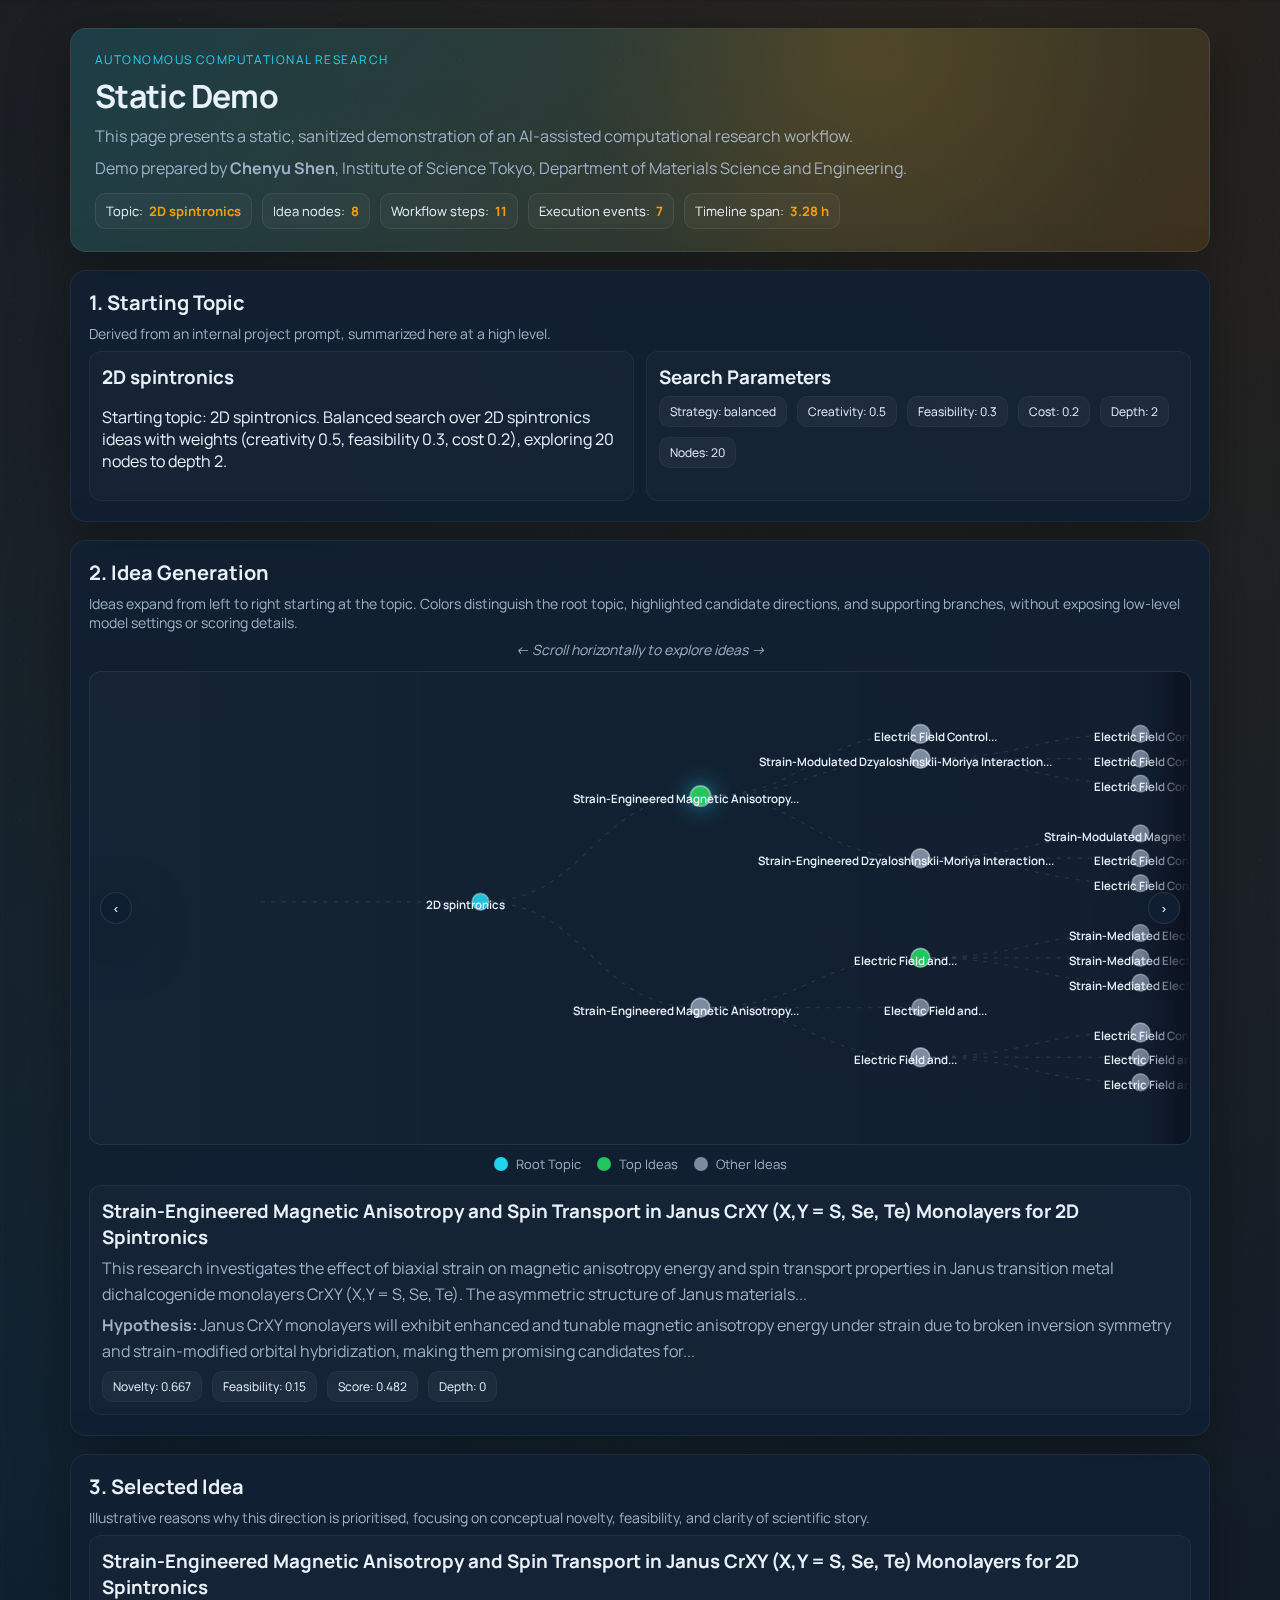
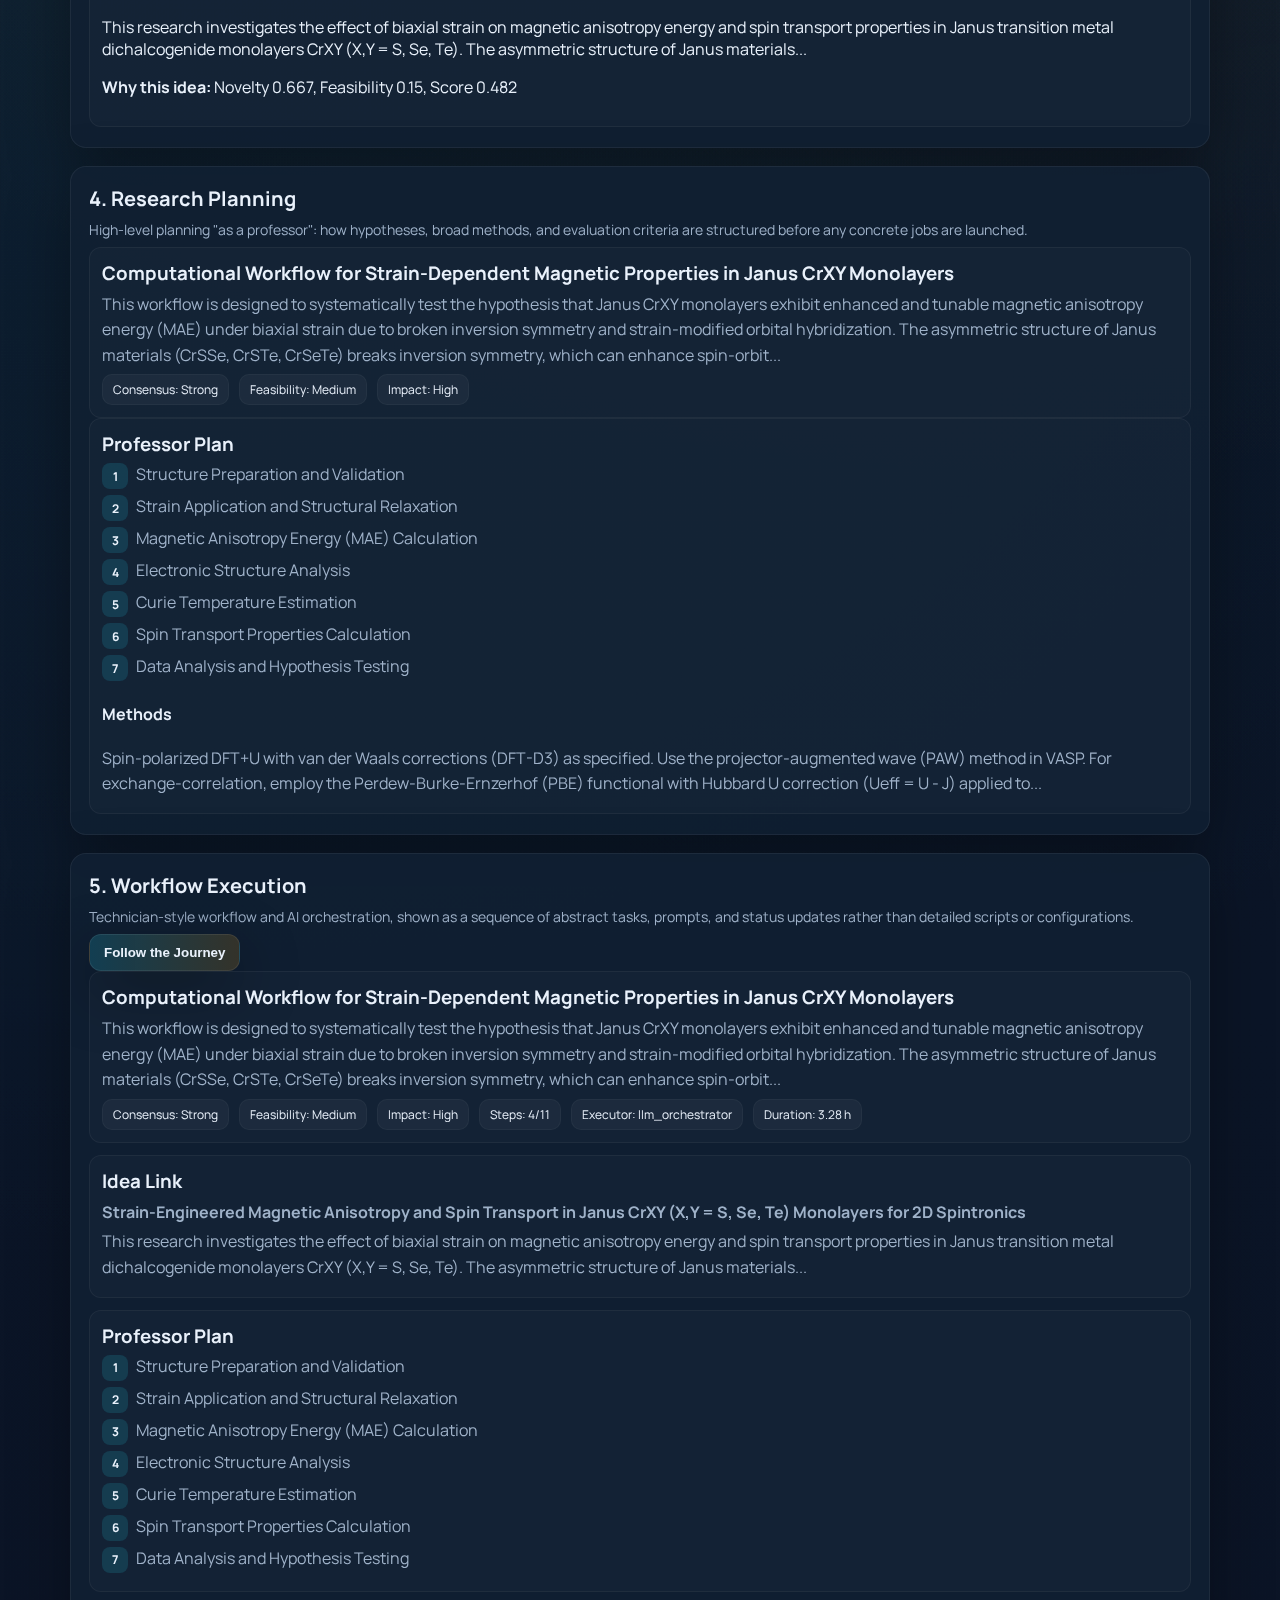
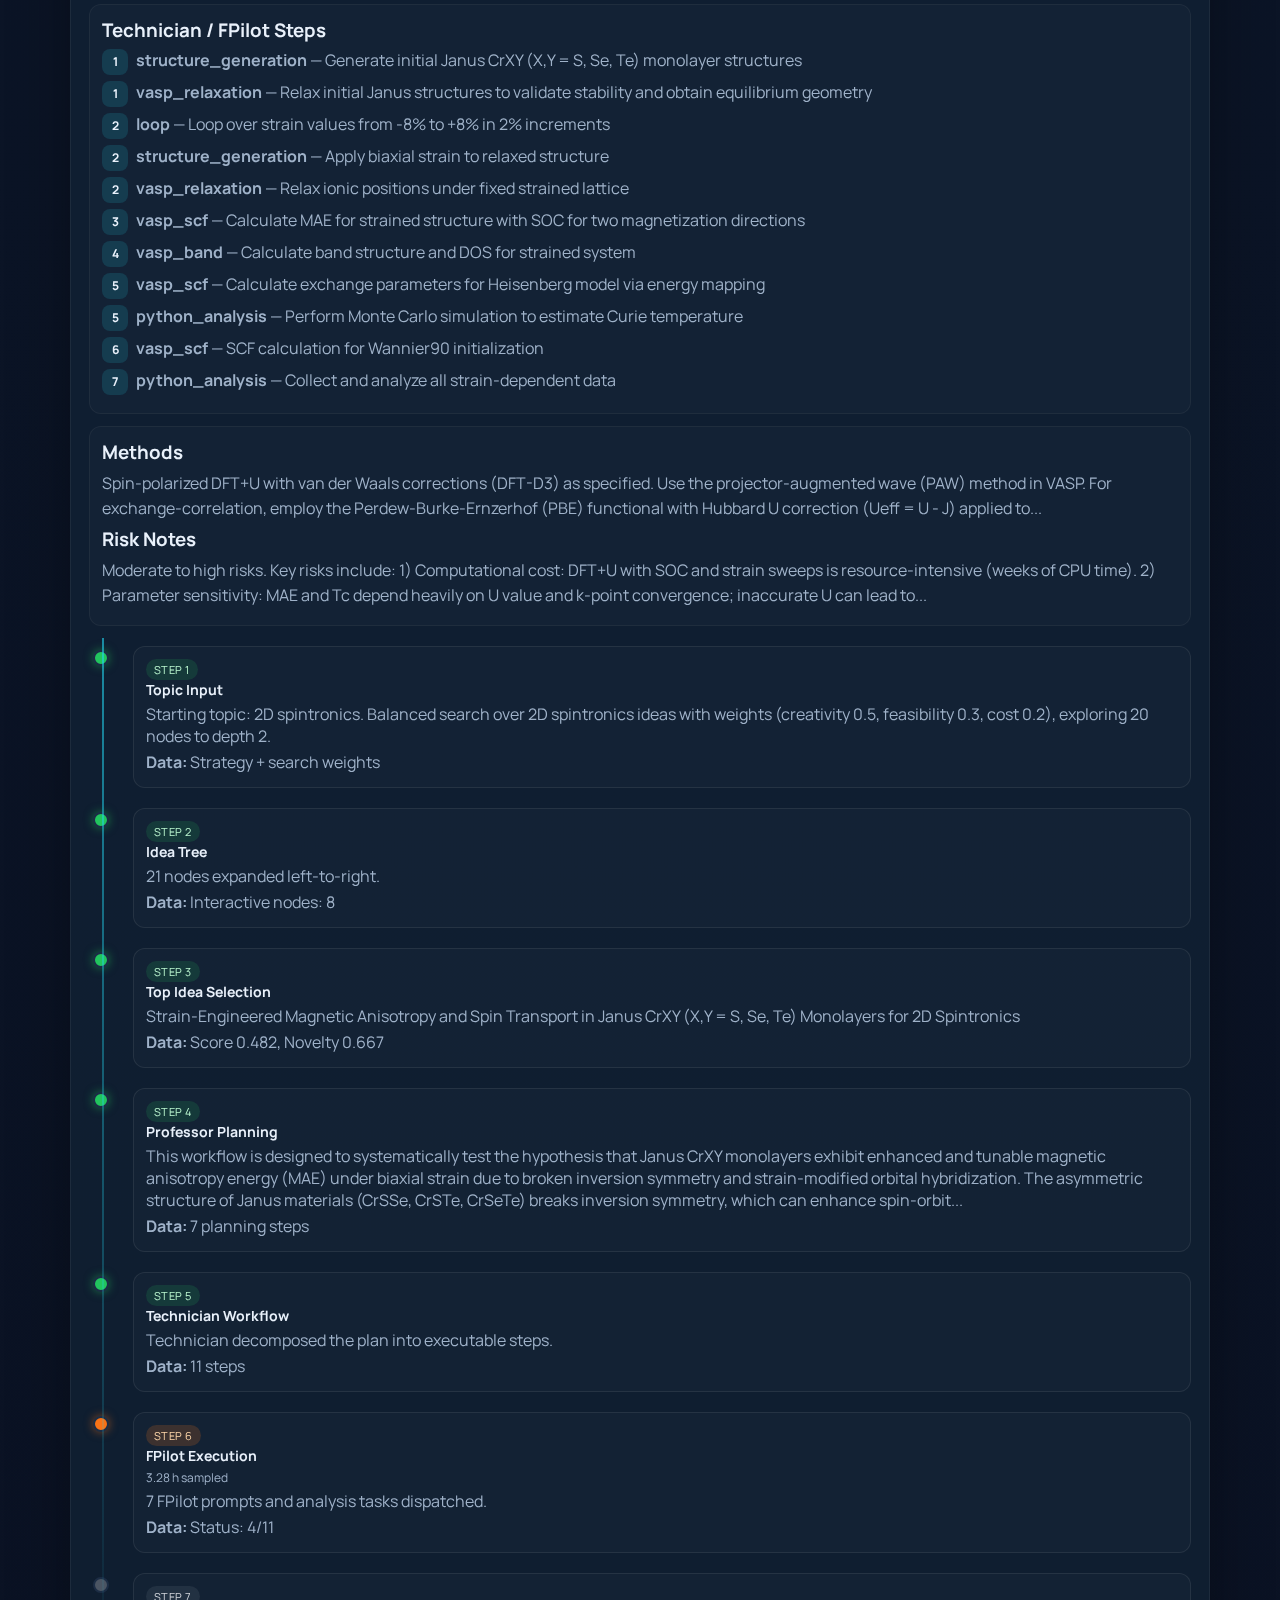
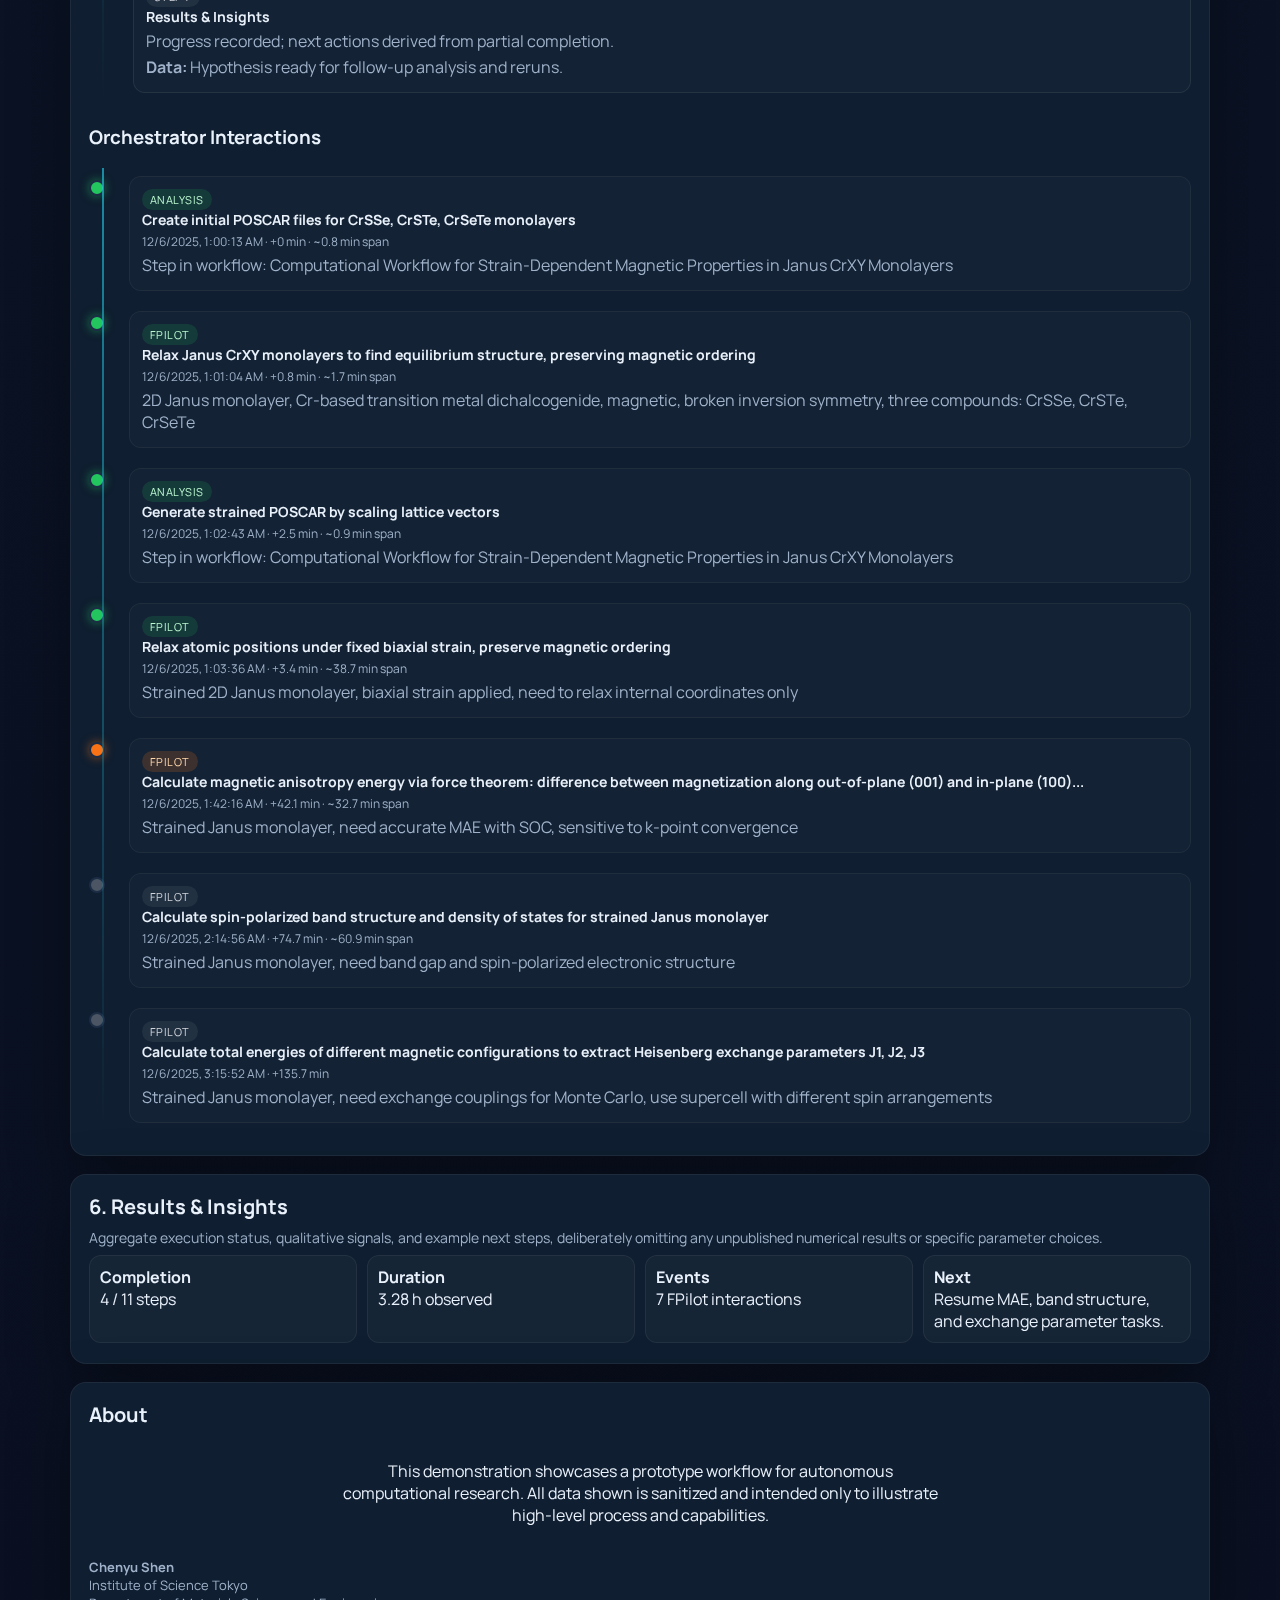
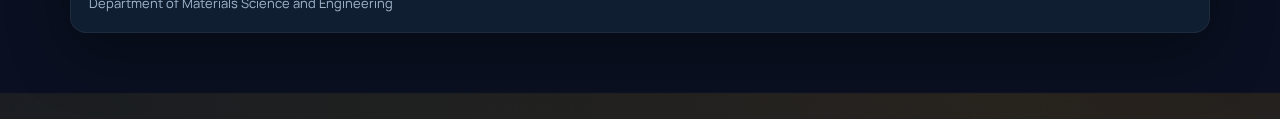
<file: docs/index.html>
<!DOCTYPE html>
<html lang="en">
  <head>
    <meta charset="UTF-8" />
    <meta name="viewport" content="width=device-width, initial-scale=1.0" />
    <title>Autonomous Computational Research Workflow Demo</title>
    <link rel="stylesheet" href="assets/css/style.css" />
  </head>
  <body class="noise-overlay">
    <div class="page">
      <header class="hero">
        <div class="eyebrow">Autonomous computational research</div>
        <h1>Static Demo</h1>
        <p>
          This page presents a static, sanitized demonstration of an AI-assisted
          computational research workflow.
        </p>
        <p class="subhead">
          Demo prepared by <strong>Chenyu Shen</strong>, Institute of Science
          Tokyo, Department of Materials Science and Engineering.
        </p>
        <div class="badges">
          <div class="badge">
            Topic:
            <strong id="badge-topic">Example condensed-matter project</strong>
          </div>
          <div class="badge">
            Idea nodes: <strong id="badge-interactive">--</strong>
          </div>
          <div class="badge">
            Workflow steps: <strong id="badge-steps">--</strong>
          </div>
          <div class="badge">
            Execution events: <strong id="badge-events">--</strong>
          </div>
          <div class="badge">
            Timeline span: <strong id="badge-duration">--</strong>
          </div>
        </div>
      </header>

      <section class="section" id="section-topic">
        <h2>1. Starting Topic</h2>
        <p class="subhead">
          Derived from an internal project prompt, summarized here at a high
          level.
        </p>
        <div class="section-grid">
          <div class="card" id="topic-card"></div>
          <div class="card">
            <h3>Search Parameters</h3>
            <div class="metric-row" id="topic-stats"></div>
          </div>
        </div>
      </section>

      <section class="section" id="section-tree">
        <h2>2. Idea Generation</h2>
        <p class="subhead">
          Ideas expand from left to right starting at the topic. Colors
          distinguish the root topic, highlighted candidate directions, and
          supporting branches, without exposing low-level model settings or
          scoring details.
        </p>
        <div class="scroll-hint">← Scroll horizontally to explore ideas →</div>
        <div class="tree-container" id="treeContainer">
          <button class="tree-nav tree-nav-left" aria-label="Scroll left">
            ‹
          </button>
          <div class="tree-scroll-wrapper" id="treeScroll">
            <div id="idea-tree"></div>
          </div>
          <button class="tree-nav tree-nav-right" aria-label="Scroll right">
            ›
          </button>
          <div class="tree-fade tree-fade-left"></div>
          <div class="tree-fade tree-fade-right"></div>
        </div>
        <div class="tree-legend">
          <span class="legend-item"
            ><span class="legend-color root"></span> Root Topic</span
          >
          <span class="legend-item"
            ><span class="legend-color top-idea"></span> Top Ideas</span
          >
          <span class="legend-item"
            ><span class="legend-color other"></span> Other Ideas</span
          >
        </div>
        <div class="idea-detail" id="idea-detail"></div>
      </section>

      <section class="section" id="section-idea">
        <h2>3. Selected Idea</h2>
        <p class="subhead">
          Illustrative reasons why this direction is prioritised, focusing on
          conceptual novelty, feasibility, and clarity of scientific story.
        </p>
        <div id="selected-idea"></div>
      </section>

      <section class="section" id="section-planning">
        <h2>4. Research Planning</h2>
        <p class="subhead">
          High-level planning "as a professor": how hypotheses, broad methods,
          and evaluation criteria are structured before any concrete jobs are
          launched.
        </p>
        <div id="planning-content"></div>
      </section>

      <section class="section" id="section-workflow">
        <h2>5. Workflow Execution</h2>
        <p class="subhead">
          Technician-style workflow and AI orchestration, shown as a sequence of
          abstract tasks, prompts, and status updates rather than detailed
          scripts or configurations.
        </p>
        <button class="journey-btn" id="journey-btn">Follow the Journey</button>
        <div class="workflow-summary" id="workflow-meta"></div>
        <div class="timeline journey-list" id="journey-timeline"></div>
        <h3>Orchestrator Interactions</h3>
        <div class="timeline" id="fpilot-timeline"></div>
      </section>

      <section class="section" id="section-results">
        <h2>6. Results & Insights</h2>
        <p class="subhead">
          Aggregate execution status, qualitative signals, and example next
          steps, deliberately omitting any unpublished numerical results or
          specific parameter choices.
        </p>
        <div class="results-grid" id="results-grid"></div>
      </section>

      <section class="section">
        <h2>About</h2>
        <p style="text-align: center; margin: 2em auto; max-width: 600px;">
          This demonstration showcases a prototype workflow for autonomous
          computational research. All data shown is sanitized and intended
          only to illustrate high-level process and capabilities.
        </p>
        <div class="footer">
          <strong>Chenyu Shen</strong><br />
          Institute of Science Tokyo<br />
          Department of Materials Science and Engineering
        </div>
      </section>
    </div>

    <script src="demo_data/sanitized_data.js"></script>
    <script src="assets/js/d3.v7.min.js"></script>
    <script type="module" src="assets/js/main.js"></script>
  </body>
</html>
</file>
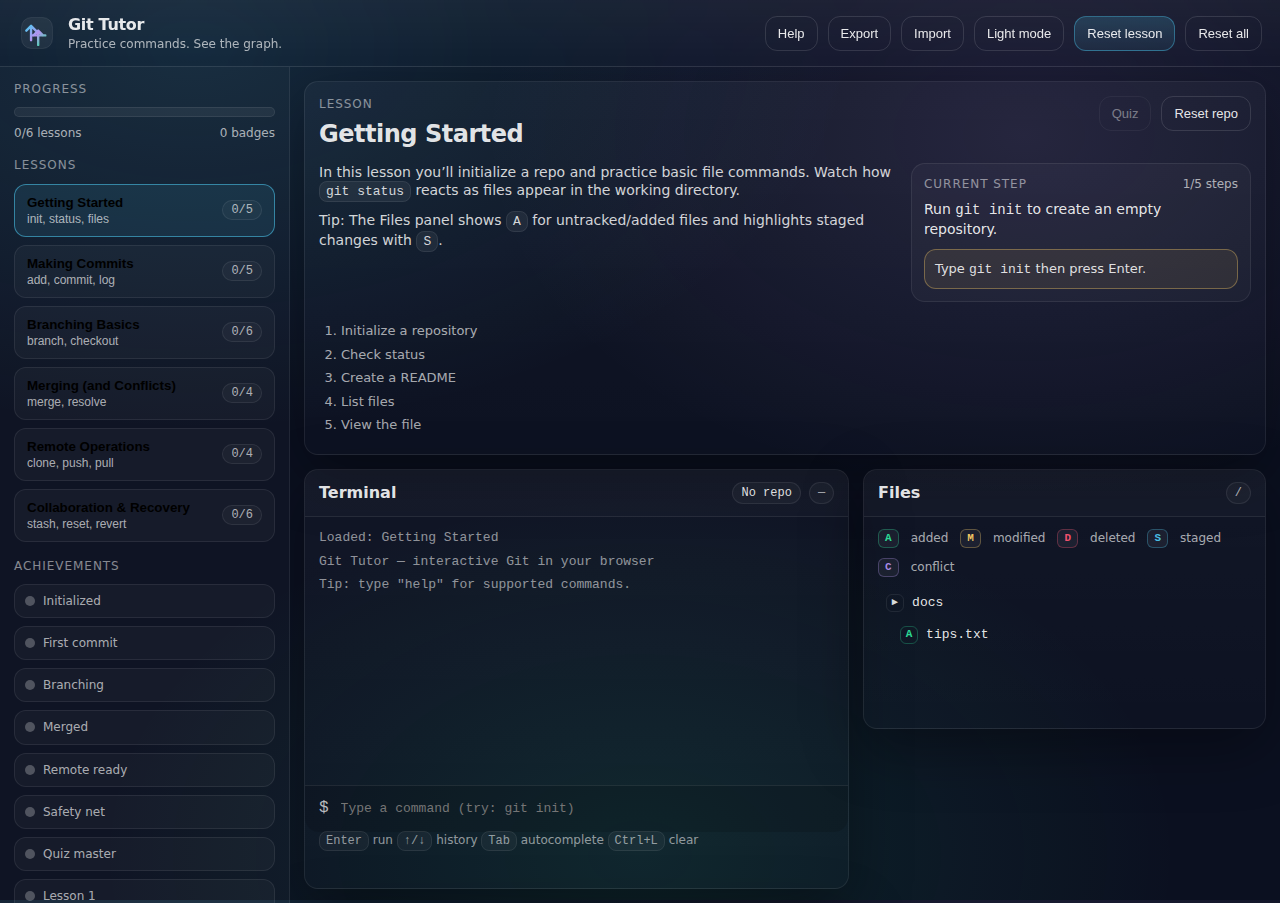
<file: git_tutor/index.html>
<!doctype html>
<html lang="en">
  <head>
    <meta charset="utf-8" />
    <meta name="viewport" content="width=device-width, initial-scale=1" />
    <title>Git Tutor — Interactive Git Tutorial</title>
    <meta
      name="description"
      content="Learn Git basics with an interactive terminal, a visual commit graph, and step-by-step lessons."
    />
    <meta name="color-scheme" content="dark light" />
    <script>
      (() => {
        try {
          const saved = localStorage.getItem("git_tutor_theme");
          if (saved === "dark" || saved === "light") {
            document.documentElement.dataset.theme = saved;
          }
        } catch {}
      })();
    </script>
    <link rel="icon" href="assets/favicon.svg" type="image/svg+xml" />
    <link rel="stylesheet" href="style.css" />
  </head>
  <body>
    <a class="skip-link" href="#main">Skip to content</a>

    <header class="topbar" role="banner">
      <a class="brand" href="/">
        <img class="brand__logo" src="assets/logo.svg" alt="" aria-hidden="true" />
        <div class="brand__text">
          <div class="brand__title">Git Tutor</div>
          <div class="brand__subtitle">Practice commands. See the graph.</div>
        </div>
      </a>

      <div class="topbar__actions">
        <button class="btn btn--ghost" id="btnHelp" type="button" aria-expanded="false">
          Help
        </button>
        <button class="btn btn--ghost" id="btnExport" type="button">Export</button>
        <button class="btn btn--ghost" id="btnImport" type="button">Import</button>
        <button class="btn btn--ghost" id="btnTheme" type="button">Light mode</button>
        <button class="btn btn--primary" id="btnResetLesson" type="button">Reset lesson</button>
        <button class="btn btn--ghost" id="btnResetAll" type="button">Reset all</button>
      </div>
    </header>

    <div class="app">
      <aside class="sidebar" aria-label="Lessons">
        <div class="sidebar__section">
          <div class="sidebar__heading">Progress</div>
          <div class="progress">
            <div class="progress__bar" aria-hidden="true">
              <div class="progress__barFill" id="progressBarFill"></div>
            </div>
            <div class="progress__meta">
              <div id="progressText">0/6 lessons</div>
              <div id="badgeCount">0 badges</div>
            </div>
          </div>
        </div>

        <div class="sidebar__section">
          <div class="sidebar__heading">Lessons</div>
          <nav class="lessonList" id="lessonList"></nav>
        </div>

        <div class="sidebar__section">
          <div class="sidebar__heading">Achievements</div>
          <div class="badges" id="badges"></div>
        </div>
      </aside>

      <main class="main" id="main" tabindex="-1">
        <section class="panel panel--instructions" aria-label="Lesson instructions">
          <div class="instructions__top">
            <div>
              <div class="kicker" id="lessonKicker">Lesson</div>
              <h1 class="h1" id="lessonTitle">Loading…</h1>
            </div>

            <div class="instructions__actions">
              <button class="btn btn--ghost" id="btnQuiz" type="button" disabled>
                Quiz
              </button>
              <button class="btn btn--ghost" id="btnResetRepo" type="button">Reset repo</button>
            </div>
          </div>

          <div class="instructions__body">
            <div class="instructions__intro" id="lessonIntro"></div>
            <div class="instructions__step">
              <div class="instructions__stepHeader">
                <div class="kicker">Current step</div>
                <div class="instructions__stepMeta" id="stepMeta">—</div>
              </div>
              <div class="instructions__stepText" id="stepText">—</div>
              <div class="instructions__hint" id="stepHint" hidden></div>
            </div>
            <ol class="stepList" id="stepList"></ol>
          </div>
        </section>

        <section class="workspace" aria-label="Practice area">
          <section class="panel panel--terminal" aria-label="Terminal simulator">
            <div class="panel__header">
              <div class="panel__title">Terminal</div>
              <div class="panel__meta">
                <span class="pill" id="pillRepoState">No repo</span>
                <span class="pill pill--muted" id="pillBranch">—</span>
              </div>
            </div>
            <div class="terminal">
              <div class="terminal__output" id="terminalOutput" role="log" aria-live="polite"></div>
              <div class="terminal__suggestion" id="terminalSuggestion" aria-hidden="true"></div>
              <div class="terminal__inputRow">
                <span class="terminal__prompt" id="terminalPrompt" aria-hidden="true">$</span>
                <input
                  id="terminalInput"
                  class="terminal__input"
                  type="text"
                  autocomplete="off"
                  autocapitalize="off"
                  spellcheck="false"
                  placeholder="Type a command (try: git init)"
                  aria-label="Terminal input"
                />
              </div>
              <div class="terminal__footer">
                <span class="kbd">Enter</span> run
                <span class="kbd">↑/↓</span> history
                <span class="kbd">Tab</span> autocomplete
                <span class="kbd">Ctrl+L</span> clear
              </div>
            </div>
          </section>

          <section class="panel panel--files" aria-label="File system">
            <div class="panel__header">
              <div class="panel__title">Files</div>
              <div class="panel__meta">
                <span class="pill pill--muted" id="pillCwd">/</span>
              </div>
            </div>
            <div class="files">
              <div class="files__legend">
                <span class="tag tag--green">A</span> added
                <span class="tag tag--yellow">M</span> modified
                <span class="tag tag--red">D</span> deleted
                <span class="tag tag--blue">S</span> staged
                <span class="tag tag--violet">C</span> conflict
              </div>
              <div class="fileTree" id="fileTree"></div>
            </div>
          </section>

          <section class="panel panel--graph" aria-label="Git graph">
            <div class="panel__header">
              <div class="panel__title">Git graph</div>
              <div class="panel__meta" id="graphMeta">—</div>
            </div>
            <div class="graph">
              <svg
                id="gitGraph"
                class="graph__svg"
                viewBox="0 0 600 400"
                preserveAspectRatio="xMidYMid meet"
                role="img"
                aria-label="Commit graph"
              ></svg>
              <div class="graph__legend" id="branchLegend"></div>
            </div>
          </section>

          <section class="panel panel--help" id="helpPanel" aria-label="Help" hidden>
            <div class="panel__header">
              <div class="panel__title">Cheat sheet</div>
              <div class="panel__meta">Supported commands</div>
            </div>
            <div class="help" id="helpContent"></div>
          </section>
        </section>
      </main>
    </div>

    <!-- Export / Import modal -->
    <div class="modal" id="stateModal" role="dialog" aria-modal="true" aria-labelledby="stateModalTitle" hidden>
      <div class="modal__card">
        <div class="modal__header">
          <div class="modal__title" id="stateModalTitle">Export / Import</div>
          <button class="btn btn--ghost" id="btnCloseStateModal" type="button" aria-label="Close">
            ✕
          </button>
        </div>
        <div class="modal__body">
          <p class="muted">
            Export saves your simulated repo + lesson progress. Import restores it. (This stays in your browser; no
            network calls.)
          </p>
          <textarea id="stateTextarea" class="textarea" rows="10" spellcheck="false"></textarea>
          <div class="modal__actions">
            <button class="btn btn--ghost" id="btnCopyState" type="button">Copy</button>
            <button class="btn btn--ghost" id="btnPasteState" type="button">Paste</button>
            <div class="spacer"></div>
            <button class="btn btn--primary" id="btnApplyImport" type="button">Import</button>
          </div>
          <div class="notice" id="stateModalNotice" hidden></div>
        </div>
      </div>
    </div>

    <!-- File editor modal -->
    <div class="modal" id="editorModal" role="dialog" aria-modal="true" aria-labelledby="editorTitle" hidden>
      <div class="modal__card modal__card--wide">
        <div class="modal__header">
          <div class="modal__title" id="editorTitle">Edit file</div>
          <button class="btn btn--ghost" id="btnCloseEditor" type="button" aria-label="Close">
            ✕
          </button>
        </div>
        <div class="modal__body">
          <div class="editorMeta">
            <div class="pill pill--muted" id="editorPath">—</div>
            <div class="editorMeta__right">
              <button class="btn btn--ghost" id="btnRevertFile" type="button">Revert</button>
              <button class="btn btn--primary" id="btnSaveFile" type="button">Save</button>
            </div>
          </div>
          <textarea id="editorTextarea" class="textarea textarea--editor" rows="14" spellcheck="false"></textarea>
          <div class="notice" id="editorNotice" hidden></div>
        </div>
      </div>
    </div>

    <!-- Quiz modal -->
    <div class="modal" id="quizModal" role="dialog" aria-modal="true" aria-labelledby="quizTitle" hidden>
      <div class="modal__card">
        <div class="modal__header">
          <div class="modal__title" id="quizTitle">Quiz</div>
          <button class="btn btn--ghost" id="btnCloseQuiz" type="button" aria-label="Close">✕</button>
        </div>
        <div class="modal__body">
          <div id="quizBody"></div>
          <div class="modal__actions">
            <button class="btn btn--primary" id="btnSubmitQuiz" type="button">Submit</button>
          </div>
          <div class="notice" id="quizNotice" hidden></div>
        </div>
      </div>
    </div>

    <script src="script.js"></script>
  </body>
</html>
</file>
<file: docs/assets/css/style.css>
@font-face {
  font-family: "Manrope";
  src: url("../fonts/Manrope-Variable.ttf") format("truetype");
  font-weight: 300 800;
  font-style: normal;
  font-display: swap;
}

:root {
  --bg: #0c1220;
  --bg-glow: #10233d;
  --panel: rgba(16, 31, 50, 0.92);
  --panel-strong: rgba(15, 27, 44, 0.95);
  --text: #e9f1fb;
  --muted: #9fb2c9;
  --line: #1c2d45;
  --accent: #f59e0b;
  --accent-2: #22d3ee;
  --success: #22c55e;
  --warn: #f97316;
  --pending: #fbbf24;
  --shadow: 0 20px 60px rgba(0, 0, 0, 0.35);
}

* {
  box-sizing: border-box;
}

body {
  margin: 0;
  font-family: "Manrope", "Helvetica Neue", "Segoe UI", sans-serif;
  color: var(--text);
  background: radial-gradient(circle at 20% 20%, rgba(34, 211, 238, 0.08), transparent 30%),
    radial-gradient(circle at 80% 0%, rgba(245, 158, 11, 0.12), transparent 32%),
    linear-gradient(180deg, var(--bg) 0%, #0b1527 40%, #0a1021 100%);
  min-height: 100vh;
}

.page {
  max-width: 1180px;
  margin: 0 auto;
  padding: 28px 20px 60px;
  position: relative;
}

.noise-overlay::before {
  content: "";
  position: fixed;
  inset: 0;
  pointer-events: none;
  background-image: url("data:image/svg+xml,%3Csvg xmlns='http://www.w3.org/2000/svg' width='160' height='160' viewBox='0 0 160 160'%3E%3Cg fill='%23ffffff' fill-opacity='0.04'%3E%3Ccircle cx='20' cy='20' r='1'/%3E%3Ccircle cx='80' cy='40' r='1'/%3E%3Ccircle cx='140' cy='60' r='1'/%3E%3Ccircle cx='40' cy='100' r='1'/%3E%3Ccircle cx='120' cy='120' r='1'/%3E%3Ccircle cx='10' cy='140' r='1'/%3E%3Ccircle cx='90' cy='150' r='1'/%3E%3C/g%3E%3C/svg%3E");
  opacity: 0.6;
}

.hero {
  background: linear-gradient(135deg, rgba(34, 211, 238, 0.18), rgba(245, 158, 11, 0.12));
  border: 1px solid rgba(255, 255, 255, 0.08);
  border-radius: 16px;
  padding: 22px 24px;
  box-shadow: var(--shadow);
  position: relative;
  overflow: hidden;
}

.hero::after {
  content: "";
  position: absolute;
  inset: 0;
  background: radial-gradient(circle at 70% 10%, rgba(245, 158, 11, 0.18), transparent 35%);
  opacity: 0.8;
  pointer-events: none;
}

.hero h1 {
  margin: 6px 0;
  font-size: 32px;
  letter-spacing: -0.02em;
}

.hero p {
  margin: 6px 0 0;
  color: var(--muted);
  max-width: 820px;
  line-height: 1.6;
}

.hero .eyebrow {
  text-transform: uppercase;
  letter-spacing: 0.12em;
  font-size: 12px;
  color: var(--accent-2);
}

.badges {
  display: flex;
  gap: 10px;
  flex-wrap: wrap;
  margin-top: 12px;
}

.badge {
  padding: 8px 10px;
  border-radius: 10px;
  border: 1px solid rgba(255, 255, 255, 0.08);
  background: rgba(255, 255, 255, 0.03);
  color: var(--text);
  font-size: 13px;
  display: inline-flex;
  align-items: center;
  gap: 6px;
}

.badge strong {
  color: var(--accent);
  font-weight: 700;
}

.section {
  margin-top: 18px;
  background: var(--panel);
  border: 1px solid rgba(255, 255, 255, 0.06);
  border-radius: 16px;
  padding: 18px 18px 20px;
  box-shadow: var(--shadow);
  position: relative;
  overflow: hidden;
}

.section h2 {
  margin: 0 0 8px;
  font-size: 20px;
}

.section .subhead {
  margin: 0 0 8px;
  color: var(--muted);
  font-size: 14px;
}

.section.highlight {
  outline: 2px solid rgba(34, 211, 238, 0.5);
  box-shadow: 0 0 0 6px rgba(34, 211, 238, 0.08);
}

.tree-container {
  position: relative;
  width: 100%;
  overflow-x: auto;
  overflow-y: hidden;
  padding: 16px 0;
  border: 1px solid rgba(255, 255, 255, 0.08);
  border-radius: 12px;
  background: linear-gradient(90deg, rgba(255, 255, 255, 0.02), rgba(255, 255, 255, 0));
  margin: 12px 0 4px;
  scrollbar-color: #65748a rgba(255, 255, 255, 0.04);
  scrollbar-width: thin;
}

.tree-container::-webkit-scrollbar {
  height: 10px;
}

.tree-container::-webkit-scrollbar-track {
  background: rgba(255, 255, 255, 0.04);
  border-radius: 6px;
}

.tree-container::-webkit-scrollbar-thumb {
  background: #65748a;
  border-radius: 6px;
}

.tree-container::-webkit-scrollbar-thumb:hover {
  background: #7f90a8;
}

.tree-scroll-wrapper {
  min-width: 100%;
  height: 440px;
  position: relative;
}

.tree-scroll-wrapper svg {
  min-width: 1200px;
  height: 440px;
}

.scroll-hint {
  text-align: center;
  color: var(--muted);
  font-size: 14px;
  margin: 6px 0;
  font-style: italic;
}

.tree-fade {
  position: absolute;
  top: 0;
  bottom: 0;
  width: 48px;
  pointer-events: none;
  opacity: 0;
  transition: opacity 0.2s ease;
}

.tree-fade-left {
  left: 0;
  background: linear-gradient(90deg, rgba(12, 18, 32, 1), rgba(12, 18, 32, 0));
}

.tree-fade-right {
  right: 0;
  background: linear-gradient(270deg, rgba(12, 18, 32, 1), rgba(12, 18, 32, 0));
}

.tree-container.overflow-left .tree-fade-left,
.tree-container.overflow-right .tree-fade-right {
  opacity: 1;
}

.tree-nav {
  position: absolute;
  top: 50%;
  transform: translateY(-50%);
  background: rgba(16, 31, 50, 0.9);
  border: 1px solid rgba(255, 255, 255, 0.1);
  color: var(--text);
  border-radius: 50%;
  width: 32px;
  height: 32px;
  display: inline-flex;
  align-items: center;
  justify-content: center;
  cursor: pointer;
  z-index: 2;
  box-shadow: var(--shadow);
}

.tree-nav:hover {
  filter: brightness(1.1);
}

.tree-nav-left {
  left: 10px;
}

.tree-nav-right {
  right: 10px;
}

.tree-link {
  fill: none;
  stroke: rgba(255, 255, 255, 0.12);
  stroke-width: 1.3px;
}

.tree-node .tree-dot {
  stroke: rgba(255, 255, 255, 0.4);
  cursor: pointer;
  transition: transform 0.2s ease, filter 0.3s ease;
}

.tree-node.non-interactive .tree-dot {
  cursor: default;
  opacity: 0.9;
}

.tree-node.is-selected .tree-dot {
  filter: drop-shadow(0 0 10px rgba(34, 211, 238, 0.7));
  transform: scale(1.08);
}

.tree-label,
.node-text {
  fill: var(--text);
  font-size: 12px;
  cursor: default;
}

.node-text {
  font-size: 11px;
  font-weight: 600;
  text-anchor: middle;
  dominant-baseline: middle;
}

.tree-label.muted {
  fill: #7f90a8;
}

.tree-legend {
  display: flex;
  justify-content: center;
  gap: 16px;
  margin-top: 10px;
  flex-wrap: wrap;
  color: var(--muted);
  font-size: 13px;
}

.legend-item {
  display: inline-flex;
  align-items: center;
  gap: 8px;
}

.legend-color {
  width: 14px;
  height: 14px;
  border-radius: 50%;
}

.legend-color.root {
  background-color: #22d3ee;
}

.legend-color.top-idea {
  background-color: #22c55e;
}

.legend-color.other {
  background-color: #7c8ba1;
}

.tree-tooltip {
  position: absolute;
  background: #ffffff;
  border: 1px solid #ddd;
  border-radius: 8px;
  padding: 12px;
  box-shadow: 0 6px 30px rgba(0, 0, 0, 0.18);
  pointer-events: none;
  font-size: 13px;
  max-width: 280px;
  line-height: 1.5;
  z-index: 1000;
  color: #2c3e50;
}

.tree-tooltip .description {
  margin: 4px 0 6px;
  color: #555;
  font-size: 13px;
}

.tree-tooltip .meta {
  margin: 0;
  color: #666;
  font-size: 12px;
}

.tree-tooltip .top-idea-badge {
  display: inline-block;
  background: #22c55e;
  color: #ffffff;
  padding: 2px 8px;
  border-radius: 12px;
  font-size: 11px;
  margin-top: 6px;
}

.idea-detail {
  margin-top: 12px;
  padding: 12px;
  border-radius: 12px;
  background: rgba(255, 255, 255, 0.02);
  border: 1px solid rgba(255, 255, 255, 0.06);
}

.idea-detail h3 {
  margin: 0 0 4px;
}

.idea-detail p {
  margin: 6px 0;
  color: var(--muted);
  line-height: 1.6;
}

.metric-row {
  display: flex;
  flex-wrap: wrap;
  gap: 10px;
  margin-top: 6px;
}

.metric {
  padding: 6px 10px;
  border-radius: 10px;
  background: rgba(255, 255, 255, 0.04);
  border: 1px solid rgba(255, 255, 255, 0.04);
  font-size: 12px;
  color: var(--text);
}

.workflow-summary {
  display: grid;
  grid-template-columns: 1fr;
  gap: 12px;
}

.workflow-card {
  background: rgba(255, 255, 255, 0.02);
  border: 1px solid rgba(255, 255, 255, 0.05);
  padding: 12px;
  border-radius: 12px;
}

.workflow-card h3 {
  margin: 0 0 6px;
}

.workflow-card p {
  margin: 4px 0;
  color: var(--muted);
  line-height: 1.6;
}

.list-step {
  display: flex;
  gap: 8px;
  align-items: flex-start;
  margin: 6px 0;
  color: var(--muted);
}

.list-step .pill {
  min-width: 26px;
  height: 26px;
  border-radius: 8px;
  background: rgba(34, 211, 238, 0.15);
  color: var(--text);
  display: inline-flex;
  align-items: center;
  justify-content: center;
  font-weight: 700;
  font-size: 12px;
}

.list-step .text {
  flex: 1;
}

.timeline {
  margin-top: 12px;
  position: relative;
}

.timeline::before {
  content: "";
  position: absolute;
  left: 13px;
  top: 0;
  bottom: 0;
  width: 2px;
  background: linear-gradient(180deg, rgba(34, 211, 238, 0.6), rgba(255, 255, 255, 0));
}

.timeline-item {
  display: grid;
  grid-template-columns: 30px 1fr;
  gap: 10px;
  padding: 8px 0 12px;
}

.timeline-dot {
  width: 16px;
  height: 16px;
  border-radius: 50%;
  border: 2px solid var(--line);
  background: var(--accent-2);
  box-shadow: 0 0 10px rgba(34, 211, 238, 0.6);
  margin-top: 4px;
}

.timeline-item.status-completed .timeline-dot {
  background: var(--success);
  box-shadow: 0 0 10px rgba(34, 197, 94, 0.5);
}

.timeline-item.status-in_progress .timeline-dot {
  background: var(--warn);
  box-shadow: 0 0 10px rgba(249, 115, 22, 0.5);
}

.timeline-item.status-queued .timeline-dot {
  background: #4b5563;
  box-shadow: none;
}

.timeline-body {
  background: rgba(255, 255, 255, 0.02);
  border: 1px solid rgba(255, 255, 255, 0.05);
  border-radius: 12px;
  padding: 10px 12px;
}

.timeline-body h4 {
  margin: 0 0 4px;
  font-size: 14px;
}

.timeline-body .meta {
  color: var(--muted);
  font-size: 12px;
  margin-bottom: 4px;
}

.timeline-body .status-pill {
  display: inline-flex;
  align-items: center;
  padding: 3px 8px;
  border-radius: 999px;
  font-size: 11px;
  text-transform: uppercase;
  letter-spacing: 0.04em;
}

.status-completed .status-pill {
  background: rgba(34, 197, 94, 0.15);
  color: #bbf7d0;
}

.status-in_progress .status-pill {
  background: rgba(249, 115, 22, 0.18);
  color: #fed7aa;
}

.status-queued .status-pill {
  background: rgba(107, 114, 128, 0.18);
  color: #d1d5db;
}

.timeline-body p {
  margin: 4px 0;
  color: var(--muted);
}

.journey-list .timeline-item {
  padding-left: 4px;
}

.journey-list .timeline-body {
  border-color: rgba(255, 255, 255, 0.08);
}

.journey-step {
  transition: transform 0.2s ease, box-shadow 0.2s ease;
}

.journey-step.active {
  transform: translateX(4px);
  box-shadow: 0 0 0 3px rgba(34, 211, 238, 0.14);
}

.about-grid {
  display: grid;
  grid-template-columns: repeat(auto-fit, minmax(220px, 1fr));
  gap: 12px;
  margin-top: 10px;
}

.about-card {
  background: rgba(255, 255, 255, 0.02);
  border: 1px solid rgba(255, 255, 255, 0.05);
  border-radius: 12px;
  padding: 12px;
}

.about-card h4 {
  margin: 0 0 6px;
}

.about-card p,
.about-card ul {
  margin: 4px 0;
  color: var(--muted);
  line-height: 1.6;
  padding-left: 18px;
}

.footer {
  margin-top: 18px;
  color: var(--muted);
  font-size: 13px;
}

.section-grid {
  display: grid;
  grid-template-columns: repeat(auto-fit, minmax(260px, 1fr));
  gap: 12px;
}

.card {
  background: rgba(255, 255, 255, 0.02);
  border: 1px solid rgba(255, 255, 255, 0.05);
  border-radius: 12px;
  padding: 12px;
}

.card h3 {
  margin: 0 0 6px;
}

.journey-btn {
  display: inline-flex;
  align-items: center;
  gap: 8px;
  padding: 10px 14px;
  background: linear-gradient(90deg, rgba(34, 211, 238, 0.18), rgba(245, 158, 11, 0.16));
  border: 1px solid rgba(255, 255, 255, 0.08);
  border-radius: 12px;
  color: var(--text);
  cursor: pointer;
  font-weight: 700;
  box-shadow: var(--shadow);
}

.journey-btn:hover {
  filter: brightness(1.05);
}

.results-grid {
  display: grid;
  grid-template-columns: repeat(auto-fit, minmax(220px, 1fr));
  gap: 10px;
}

.result-chip {
  padding: 10px;
  border-radius: 12px;
  background: rgba(255, 255, 255, 0.03);
  border: 1px solid rgba(255, 255, 255, 0.06);
}

@media (max-width: 960px) {
  .layout {
    grid-template-columns: 1fr;
  }
  .tree-wrapper {
    min-height: 460px;
  }
}
</file>
<file: git_tutor/style.css>
/*
  Git Tutor — dark, modern "editor" aesthetic.
  Layout is intentionally responsive and works as a single static page (no build step).
*/

:root {
  --bg: #0b1020;
  --panel: #0f1630;
  --panel2: #0c1329;
  --border: rgba(255, 255, 255, 0.08);
  --border2: rgba(255, 255, 255, 0.12);
  --text: rgba(255, 255, 255, 0.9);
  --muted: rgba(255, 255, 255, 0.65);
  --muted2: rgba(255, 255, 255, 0.5);
  --shadow: 0 18px 60px rgba(0, 0, 0, 0.35);

  --green: #2ee59d;
  --yellow: #ffd166;
  --red: #ff5470;
  --blue: #4cc9f0;
  --violet: #b392f0;
  --orange: #ff9f1c;

  --mono: ui-monospace, SFMono-Regular, Menlo, Monaco, Consolas, "Liberation Mono", "Courier New", monospace;
  --sans: ui-sans-serif, system-ui, -apple-system, Segoe UI, Roboto, "Helvetica Neue", Arial, "Noto Sans",
    "Apple Color Emoji", "Segoe UI Emoji";

  --radius: 14px;
}

*,
*::before,
*::after {
  box-sizing: border-box;
}

html,
body {
  height: 100%;
}

[hidden] {
  display: none !important;
}

body {
  margin: 0;
  color: var(--text);
  background: radial-gradient(1200px 700px at 15% 5%, rgba(76, 201, 240, 0.14), transparent 55%),
    radial-gradient(900px 600px at 80% 15%, rgba(179, 146, 240, 0.12), transparent 60%),
    radial-gradient(900px 600px at 50% 95%, rgba(46, 229, 157, 0.1), transparent 60%), var(--bg);
  font-family: var(--sans);
  line-height: 1.35;
}

.skip-link {
  position: absolute;
  left: -999px;
  top: 12px;
  background: #fff;
  color: #000;
  padding: 8px 10px;
  border-radius: 10px;
  z-index: 1000;
}
.skip-link:focus {
  left: 12px;
}

.topbar {
  display: flex;
  align-items: center;
  justify-content: space-between;
  gap: 12px;
  padding: 14px 18px;
  border-bottom: 1px solid var(--border);
  background: linear-gradient(180deg, rgba(255, 255, 255, 0.04), transparent);
  position: sticky;
  top: 0;
  z-index: 20;
  backdrop-filter: blur(10px);
}

.brand {
  display: flex;
  align-items: center;
  gap: 12px;
  min-width: 0;
  color: inherit;
  text-decoration: none;
}
.brand:focus-visible {
  outline: 2px solid rgba(76, 201, 240, 0.55);
  outline-offset: 4px;
  border-radius: 14px;
}
.brand__logo {
  width: 38px;
  height: 38px;
  flex: 0 0 auto;
}
.brand__text {
  min-width: 0;
}
.brand__title {
  font-weight: 760;
  letter-spacing: -0.02em;
}
.brand__subtitle {
  font-size: 12px;
  color: var(--muted);
}

.topbar__actions {
  display: flex;
  align-items: center;
  gap: 10px;
}

.btn {
  border: 1px solid var(--border2);
  background: rgba(255, 255, 255, 0.04);
  color: var(--text);
  padding: 9px 12px;
  border-radius: 12px;
  font-size: 13px;
  cursor: pointer;
  transition: transform 120ms ease, background 120ms ease, border-color 120ms ease;
  user-select: none;
}
.btn:hover {
  transform: translateY(-1px);
  border-color: rgba(255, 255, 255, 0.22);
  background: rgba(255, 255, 255, 0.06);
}
.btn:active {
  transform: translateY(0px);
}
.btn:disabled {
  opacity: 0.45;
  cursor: not-allowed;
}

.btn--primary {
  border-color: rgba(76, 201, 240, 0.4);
  background: linear-gradient(180deg, rgba(76, 201, 240, 0.18), rgba(76, 201, 240, 0.08));
}
.btn--ghost {
  background: transparent;
}

.app {
  display: grid;
  grid-template-columns: 290px 1fr;
  height: calc(100% - 64px);
}

.sidebar {
  border-right: 1px solid var(--border);
  background: rgba(255, 255, 255, 0.02);
  padding: 14px;
  overflow: auto;
}
.sidebar__section + .sidebar__section {
  margin-top: 16px;
}
.sidebar__heading {
  font-size: 12px;
  text-transform: uppercase;
  letter-spacing: 0.08em;
  color: var(--muted2);
  margin-bottom: 10px;
}

.progress__bar {
  height: 10px;
  border-radius: 999px;
  background: rgba(255, 255, 255, 0.06);
  overflow: hidden;
  border: 1px solid var(--border);
}
.progress__barFill {
  height: 100%;
  width: 0%;
  background: linear-gradient(90deg, rgba(46, 229, 157, 0.8), rgba(76, 201, 240, 0.8), rgba(179, 146, 240, 0.8));
}
.progress__meta {
  display: flex;
  justify-content: space-between;
  gap: 10px;
  font-size: 12px;
  color: var(--muted);
  margin-top: 8px;
}

.lessonList {
  display: grid;
  gap: 8px;
}
.lessonBtn {
  display: flex;
  align-items: center;
  justify-content: space-between;
  gap: 10px;
  width: 100%;
  text-align: left;
  padding: 10px 12px;
  border-radius: 12px;
  border: 1px solid var(--border);
  background: rgba(255, 255, 255, 0.03);
  cursor: pointer;
}
.lessonBtn:hover {
  border-color: rgba(255, 255, 255, 0.22);
  background: rgba(255, 255, 255, 0.05);
}
.lessonBtn[aria-current="true"] {
  border-color: rgba(76, 201, 240, 0.55);
  background: rgba(76, 201, 240, 0.1);
}
.lessonBtn__left {
  display: flex;
  flex-direction: column;
  gap: 2px;
  min-width: 0;
}
.lessonBtn__title {
  font-weight: 650;
  white-space: nowrap;
  overflow: hidden;
  text-overflow: ellipsis;
}
.lessonBtn__desc {
  color: var(--muted);
  font-size: 12px;
  white-space: nowrap;
  overflow: hidden;
  text-overflow: ellipsis;
}
.lessonBtn__right {
  flex: 0 0 auto;
  display: flex;
  align-items: center;
  gap: 8px;
}

.badge {
  display: inline-flex;
  align-items: center;
  gap: 8px;
  padding: 8px 10px;
  border-radius: 12px;
  border: 1px solid var(--border);
  background: rgba(255, 255, 255, 0.03);
  font-size: 12px;
  color: var(--muted);
}
.badge__dot {
  width: 10px;
  height: 10px;
  border-radius: 999px;
  background: rgba(255, 255, 255, 0.25);
}
.badge--earned {
  color: rgba(255, 255, 255, 0.88);
  border-color: rgba(46, 229, 157, 0.35);
  background: rgba(46, 229, 157, 0.08);
}
.badge--earned .badge__dot {
  background: rgba(46, 229, 157, 0.9);
}
.badges {
  display: grid;
  gap: 8px;
}

.main {
  overflow: auto;
  padding: 14px;
}

.panel {
  border: 1px solid var(--border);
  background: linear-gradient(180deg, rgba(255, 255, 255, 0.03), rgba(255, 255, 255, 0.01));
  border-radius: var(--radius);
  box-shadow: var(--shadow);
}
.panel__header {
  display: flex;
  align-items: center;
  justify-content: space-between;
  gap: 10px;
  padding: 12px 14px;
  border-bottom: 1px solid var(--border);
  background: rgba(255, 255, 255, 0.02);
  border-top-left-radius: var(--radius);
  border-top-right-radius: var(--radius);
}
.panel__title {
  font-weight: 700;
}
.panel__meta {
  display: flex;
  align-items: center;
  gap: 8px;
  color: var(--muted);
  font-size: 12px;
}

.panel--instructions {
  padding: 14px;
  margin-bottom: 14px;
}

.instructions__top {
  display: flex;
  align-items: flex-start;
  justify-content: space-between;
  gap: 10px;
}
.instructions__actions {
  display: flex;
  align-items: center;
  gap: 10px;
}
.kicker {
  color: var(--muted2);
  font-size: 12px;
  text-transform: uppercase;
  letter-spacing: 0.08em;
}
.h1 {
  margin: 6px 0 0;
  font-size: 24px;
  letter-spacing: -0.02em;
}

.instructions__body {
  display: grid;
  grid-template-columns: 1fr 340px;
  gap: 14px;
  margin-top: 12px;
}

.instructions__intro {
  color: rgba(255, 255, 255, 0.82);
  font-size: 14px;
}
.instructions__intro p {
  margin: 0 0 10px;
}
.instructions__intro code {
  font-family: var(--mono);
  font-size: 13px;
  background: rgba(255, 255, 255, 0.06);
  border: 1px solid var(--border);
  padding: 2px 6px;
  border-radius: 8px;
}

.instructions__step {
  border: 1px solid var(--border);
  background: rgba(255, 255, 255, 0.03);
  border-radius: 14px;
  padding: 12px;
}
.instructions__stepHeader {
  display: flex;
  align-items: baseline;
  justify-content: space-between;
  gap: 10px;
}
.instructions__stepMeta {
  color: var(--muted);
  font-size: 12px;
}
.instructions__stepText {
  margin-top: 8px;
  font-size: 14px;
}
.instructions__hint {
  margin-top: 10px;
  padding: 10px;
  border-radius: 12px;
  border: 1px solid rgba(255, 209, 102, 0.35);
  background: rgba(255, 209, 102, 0.08);
  color: rgba(255, 255, 255, 0.86);
  font-size: 13px;
}

.stepList {
  margin: 0;
  padding-left: 22px;
  color: var(--muted);
  font-size: 13px;
}
.stepList li {
  margin: 6px 0;
}
.stepList li.done {
  color: rgba(46, 229, 157, 0.85);
  text-decoration: line-through;
}

.workspace {
  display: grid;
  grid-template-columns: 1.15fr 0.85fr;
  gap: 14px;
  align-items: start;
}

.panel--terminal {
  min-height: 420px;
}
.terminal {
  display: flex;
  flex-direction: column;
  height: 100%;
}
.terminal__output {
  padding: 12px 14px;
  font-family: var(--mono);
  font-size: 13px;
  color: rgba(255, 255, 255, 0.86);
  overflow: auto;
  min-height: 260px;
  flex: 1 1 auto;
}
.terminal__line {
  white-space: pre-wrap;
  word-break: break-word;
  margin: 0 0 6px;
}
.terminal__line--cmd {
  color: rgba(255, 255, 255, 0.92);
}
.terminal__line--ok {
  color: rgba(46, 229, 157, 0.88);
}
.terminal__line--err {
  color: rgba(255, 84, 112, 0.9);
}
.terminal__line--muted {
  color: rgba(255, 255, 255, 0.55);
}

.terminal__suggestion {
  padding: 0 14px 8px;
  font-family: var(--mono);
  font-size: 12px;
  color: rgba(255, 255, 255, 0.45);
}

.terminal__inputRow {
  display: flex;
  align-items: center;
  gap: 10px;
  padding: 12px 14px;
  border-top: 1px solid var(--border);
  background: rgba(0, 0, 0, 0.12);
  border-bottom-left-radius: var(--radius);
  border-bottom-right-radius: var(--radius);
}
.terminal__prompt {
  font-family: var(--mono);
  color: rgba(255, 255, 255, 0.72);
}
.terminal__input {
  width: 100%;
  border: none;
  outline: none;
  background: transparent;
  color: rgba(255, 255, 255, 0.92);
  font-family: var(--mono);
  font-size: 13px;
}
.terminal__footer {
  padding: 0 14px 12px;
  color: rgba(255, 255, 255, 0.55);
  font-size: 12px;
}
.kbd {
  font-family: var(--mono);
  font-size: 12px;
  border: 1px solid var(--border);
  background: rgba(255, 255, 255, 0.04);
  padding: 2px 6px;
  border-radius: 8px;
}

.panel--files {
  min-height: 260px;
}
.files {
  padding: 12px 14px;
}
.files__legend {
  font-size: 12px;
  color: var(--muted);
  display: flex;
  flex-wrap: wrap;
  gap: 10px 12px;
  align-items: center;
  margin-bottom: 10px;
}
.tag {
  font-family: var(--mono);
  font-weight: 700;
  font-size: 11px;
  border-radius: 6px;
  padding: 1px 6px;
  border: 1px solid var(--border);
  background: rgba(255, 255, 255, 0.05);
}
.tag--green {
  color: rgba(46, 229, 157, 0.95);
  border-color: rgba(46, 229, 157, 0.3);
}
.tag--yellow {
  color: rgba(255, 209, 102, 0.95);
  border-color: rgba(255, 209, 102, 0.3);
}
.tag--red {
  color: rgba(255, 84, 112, 0.95);
  border-color: rgba(255, 84, 112, 0.3);
}
.tag--blue {
  color: rgba(76, 201, 240, 0.95);
  border-color: rgba(76, 201, 240, 0.3);
}
.tag--violet {
  color: rgba(179, 146, 240, 0.95);
  border-color: rgba(179, 146, 240, 0.3);
}

.fileTree {
  font-family: var(--mono);
  font-size: 13px;
  line-height: 1.4;
}
.fileNode {
  display: flex;
  align-items: center;
  gap: 8px;
  padding: 7px 8px;
  border-radius: 10px;
  cursor: pointer;
}
.fileNode:hover {
  background: rgba(255, 255, 255, 0.04);
}
.fileNode__name {
  white-space: nowrap;
  overflow: hidden;
  text-overflow: ellipsis;
}
.fileNode__badge {
  font-size: 11px;
  padding: 1px 6px;
  border-radius: 999px;
  border: 1px solid var(--border);
  color: var(--muted);
  background: rgba(255, 255, 255, 0.04);
}
.fileNode__badge--stage {
  border-color: rgba(76, 201, 240, 0.28);
  color: rgba(76, 201, 240, 0.95);
}
.fileNode__badge--conflict {
  border-color: rgba(179, 146, 240, 0.28);
  color: rgba(179, 146, 240, 0.95);
}
.fileNode__status {
  width: 18px;
  height: 18px;
  display: inline-flex;
  align-items: center;
  justify-content: center;
  border-radius: 6px;
  border: 1px solid var(--border);
  font-weight: 800;
  font-size: 11px;
  color: rgba(255, 255, 255, 0.85);
}
.fileNode__status--A {
  border-color: rgba(46, 229, 157, 0.28);
  color: rgba(46, 229, 157, 0.95);
}
.fileNode__status--M {
  border-color: rgba(255, 209, 102, 0.28);
  color: rgba(255, 209, 102, 0.95);
}
.fileNode__status--D {
  border-color: rgba(255, 84, 112, 0.28);
  color: rgba(255, 84, 112, 0.95);
}
.fileNode__status--C {
  border-color: rgba(179, 146, 240, 0.28);
  color: rgba(179, 146, 240, 0.95);
}

.panel--graph {
  min-height: 420px;
}
.graph {
  padding: 8px 10px 12px;
}
.graph__svg {
  width: 100%;
  height: 340px;
  display: block;
  border-radius: 12px;
  border: 1px solid var(--border);
  background: rgba(0, 0, 0, 0.18);
}
.graph__svg .pop {
  transform-box: fill-box;
  transform-origin: center;
  animation: pop 420ms cubic-bezier(0.2, 0.9, 0.2, 1.2);
}
@keyframes pop {
  0% {
    transform: scale(0.55);
    filter: drop-shadow(0 0 0 rgba(76, 201, 240, 0));
  }
  65% {
    transform: scale(1.25);
    filter: drop-shadow(0 10px 16px rgba(76, 201, 240, 0.18));
  }
  100% {
    transform: scale(1);
    filter: drop-shadow(0 0 0 rgba(76, 201, 240, 0));
  }
}
.graph__legend {
  display: flex;
  flex-wrap: wrap;
  gap: 10px;
  padding: 10px 4px 0;
  color: var(--muted);
  font-size: 12px;
}
.legendItem {
  display: inline-flex;
  align-items: center;
  gap: 8px;
}
.legendSwatch {
  width: 10px;
  height: 10px;
  border-radius: 999px;
  background: rgba(255, 255, 255, 0.3);
}

.panel--help {
  margin-top: 14px;
}
.help {
  padding: 10px 14px 14px;
  color: rgba(255, 255, 255, 0.82);
  font-size: 13px;
}
.help code {
  font-family: var(--mono);
  font-size: 12px;
  background: rgba(255, 255, 255, 0.06);
  border: 1px solid var(--border);
  padding: 2px 6px;
  border-radius: 8px;
}
.help .cmdRow {
  display: grid;
  grid-template-columns: 220px 1fr;
  gap: 10px;
  padding: 8px 0;
  border-bottom: 1px dashed rgba(255, 255, 255, 0.1);
}
.help .cmdRow:last-child {
  border-bottom: none;
}

.h3 {
  margin: 14px 0 8px;
  font-size: 14px;
  letter-spacing: -0.01em;
}

.pill {
  font-family: var(--mono);
  font-size: 12px;
  padding: 2px 8px;
  border-radius: 999px;
  border: 1px solid var(--border);
  background: rgba(255, 255, 255, 0.03);
  color: rgba(255, 255, 255, 0.86);
}
.pill--muted {
  color: rgba(255, 255, 255, 0.65);
}

.muted {
  color: var(--muted);
}

.spacer {
  flex: 1 1 auto;
}

.modal {
  position: fixed;
  inset: 0;
  background: rgba(0, 0, 0, 0.55);
  display: grid;
  place-items: center;
  padding: 18px;
  z-index: 30;
}
.modal__card {
  width: min(720px, 100%);
  border-radius: 16px;
  border: 1px solid var(--border);
  background: linear-gradient(180deg, rgba(15, 22, 48, 0.98), rgba(12, 19, 41, 0.98));
  box-shadow: 0 25px 70px rgba(0, 0, 0, 0.55);
  overflow: hidden;
}
.modal__card--wide {
  width: min(980px, 100%);
}
.modal__header {
  display: flex;
  align-items: center;
  justify-content: space-between;
  padding: 12px 14px;
  border-bottom: 1px solid var(--border);
  background: rgba(255, 255, 255, 0.03);
}
.modal__title {
  font-weight: 750;
}
.modal__body {
  padding: 14px;
}
.modal__actions {
  display: flex;
  align-items: center;
  gap: 10px;
  margin-top: 12px;
}
.textarea {
  width: 100%;
  border-radius: 14px;
  border: 1px solid var(--border);
  background: rgba(0, 0, 0, 0.24);
  color: rgba(255, 255, 255, 0.9);
  font-family: var(--mono);
  font-size: 12px;
  padding: 12px;
  outline: none;
}
.textarea:focus {
  border-color: rgba(76, 201, 240, 0.45);
  box-shadow: 0 0 0 4px rgba(76, 201, 240, 0.12);
}
.textarea--editor {
  font-size: 13px;
  min-height: 320px;
}

.notice {
  margin-top: 12px;
  padding: 10px;
  border-radius: 12px;
  border: 1px solid var(--border);
  color: rgba(255, 255, 255, 0.86);
  font-size: 13px;
  background: rgba(255, 255, 255, 0.03);
}
.notice--ok {
  border-color: rgba(46, 229, 157, 0.3);
  background: rgba(46, 229, 157, 0.08);
}
.notice--err {
  border-color: rgba(255, 84, 112, 0.3);
  background: rgba(255, 84, 112, 0.08);
}

.editorMeta {
  display: flex;
  align-items: center;
  justify-content: space-between;
  gap: 10px;
  margin-bottom: 10px;
}
.editorMeta__right {
  display: flex;
  gap: 10px;
}

/* Quiz */
.quizQ {
  border: 1px solid var(--border);
  background: rgba(255, 255, 255, 0.02);
  border-radius: 14px;
  padding: 12px;
  margin-bottom: 12px;
}
.quizQ__q {
  font-weight: 700;
  margin-bottom: 10px;
}
.quizQ__opts {
  display: grid;
  gap: 8px;
}
.quizOpt {
  display: flex;
  align-items: flex-start;
  gap: 10px;
  color: rgba(255, 255, 255, 0.84);
  font-size: 13px;
  padding: 8px 10px;
  border-radius: 12px;
  border: 1px solid rgba(255, 255, 255, 0.08);
  background: rgba(0, 0, 0, 0.12);
  cursor: pointer;
}
.quizOpt:hover {
  border-color: rgba(255, 255, 255, 0.2);
  background: rgba(255, 255, 255, 0.04);
}
.quizOpt input {
  margin-top: 2px;
}

/* Responsive */
@media (max-width: 1100px) {
  .instructions__body {
    grid-template-columns: 1fr;
  }
  .workspace {
    grid-template-columns: 1fr;
  }
  .panel--help {
    margin-top: 0;
  }
}

@media (max-width: 860px) {
  .app {
    grid-template-columns: 1fr;
    height: auto;
  }
  .sidebar {
    border-right: none;
    border-bottom: 1px solid var(--border);
  }
  .topbar {
    position: relative;
  }
  .topbar__actions {
    flex-wrap: wrap;
    justify-content: flex-end;
  }
  .brand__subtitle {
    display: none;
  }
}
</file>
